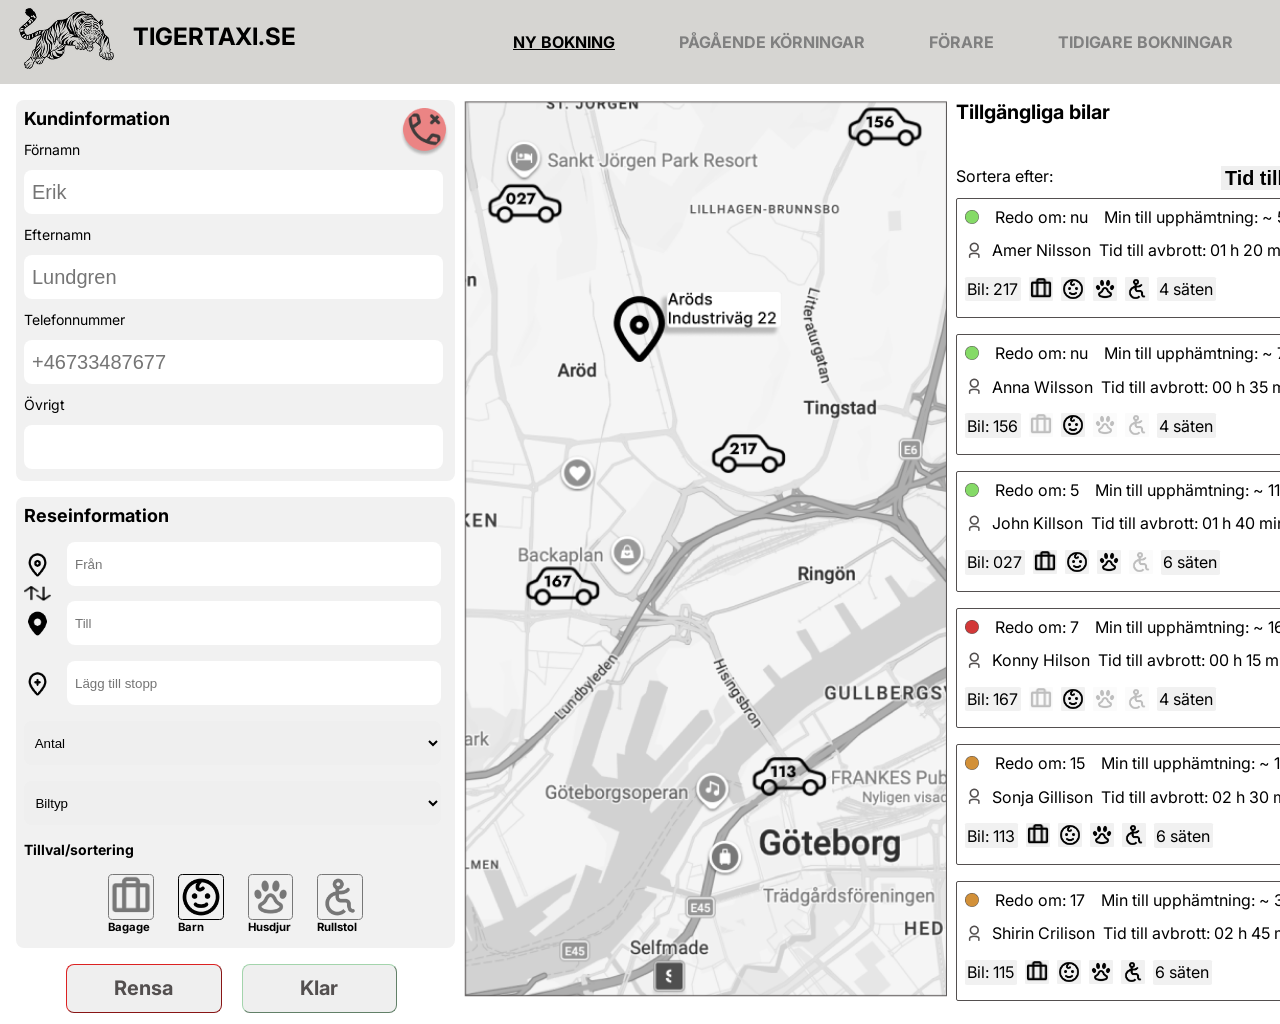
<file: index.html>
<!DOCTYPE html>
<html lang="en">

<head>
    <meta charset="UTF-8">
    <meta name="viewport" content="width=device-width, initial-scale=1.0">
    <link rel="stylesheet" href="style.css">
    <link rel="preconnect" href="https://fonts.googleapis.com">
    <link rel="preconnect" href="https://fonts.gstatic.com" crossorigin>
    <link
        href="https://fonts.googleapis.com/css2?family=Inter:ital,opsz,wght@0,14..32,100..900;1,14..32,100..900&display=swap"
        rel="stylesheet">
    <title>Tiger Taxi</title>
</head>

<body>
    <nav class="header-menu">
        <div class="logo-container">
            <img src="/assets/logo.png" alt="tiger taxi logo">
            <h1>TIGERTAXI.SE</h1>
        </div>
        <div class="buttons">
            <a href="index.html" id="new-booking">NY BOKNING</a>
            <a href="index.html">PÅGÅENDE KÖRNINGAR</a>
            <a href="index.html">FÖRARE</a>
            <a href="index.html">TIDIGARE BOKNINGAR</a>
            <a href="index.html">TRAFIKINFO</a>
        </div>
    </nav>
    <main id="main-content">

        <!-- Left side form -->
        <div id="form-container">
            <div id="customer-information-container">
                <img id="telephone-icon" src="assets/telephone_icon.png" alt="Telephone">
                <h2>Kundinformation</h2>
                <label for="firstName">Förnamn</label>
                <input type="text" id="firstName" name="förnamn" placeholder="Erik">
                <label for="surname">Efternamn</label>
                <input type="text" id="surname" name="efternamn" placeholder="Lundgren">

                <label for="phoneNumber">Telefonnummer</label>
                <input type="text" id="phoneNumber" name="telefonnummer" placeholder="+46733487677">
                <label for="ovrigt">Övrigt</label>
                <input type="text" id="ovrigt">
            </div>

            <div id="travel-information-container">
                <h2>Reseinformation</h2>

                <div id="from-to-container">

                    <div id="from-container">
                        <img id="start-icon" class="from-to-icon" src="assets/start_pin_icon.png" alt="Start pin icon">
                        <label for="from"></label>
                        <input type="text" id="from" name="from" placeholder="Från">
                    </div>

                    <div id="arrow-container">
                        <img id="arrows-icon" class="from-to-icon" src="assets/two_arrows_icon.png" alt="Arrows icon">
                        <p></p>
                    </div>

                    <div id="to-container">
                        <img id="end-icon" class="from-to-icon" src="assets/end_pin_icon.png" alt="End pin icon">
                        <label for="to"></label>
                        <input type="text" id="to" name="to" placeholder="Till">
                    </div>

                    <div id="stop-container">
                        <img id="stop-icon" class="from-to-icon" src="assets/stop_pin_icon.png" alt="Stop pin icon">
                        <label for="stop"></label>
                        <input type="text" id="stop" name="stop" placeholder="Lägg till stopp">
                    </div>
                </div>

                <div id="select-container">
                    <select name="num-of-customers" id="num-of-customers">
                        <option value="" disabled selected>&nbsp;&nbsp;Antal</option>
                        <option value="1">&nbsp;&nbsp;1-4</option>
                        <option value="2">&nbsp;&nbsp;5-8</option>
                    </select>

                    <select name="car-type" id="car-type">
                        <option value="biltyp">&nbsp;&nbsp;Biltyp</option>
                        <option value="minibuss">&nbsp;&nbsp;Minibuss</option>
                        <option value="elbil">&nbsp;&nbsp;Elbil</option>
                        <option value="limousine">&nbsp;&nbsp;Limousine</option>
                    </select>
                </div>

                <h3>Tillval/sortering</h3>
                <div id="icon-button-container">

                    <div class="filter-container">
                        <img class="icon-button" src="assets/suitcase_bold_icon.png" alt="Suitcase icon button">
                        <p>Bagage</p>
                    </div>
                    <div class="filter-container"><img class="icon-button" id="baby_icon" src="assets/baby_icon.png"
                            alt="Baby icon button">
                        <p>Barn</p>
                    </div>
                    <div class="filter-container">
                        <img class="icon-button" src="assets/paw_icon.png" alt="Paw icon button">
                        <p>Husdjur</p>
                    </div>
                    <div class="filter-container">
                        <img class="icon-button" src="assets/wheelchair_icon.png" alt="Wheel chair icon button">
                        <p>Rullstol</p>
                    </div>
                </div>
            </div>

            <div id="form-container-buttons">
                <button id="clear-button">Rensa</button>
                <button id="done-button">Klar</button>
            </div>
        </div>

        <!-- Image of the map -->
        <div id="map-container">
            <img src="assets/map_img.png" alt="Google map screen shot">
        </div>


        <!-- Available cars section -->
        <div id="available-cars-container">

            <div id="available-cars-header-container">

                <div id="choice-and-availability">
                    <div>
                        <h2>Tillgängliga bilar</h2>
                    </div>
                    <div>
                        <img id="available-cars-paw-icon" src="assets/paw_icon.png" alt="Baby icon">
                        <img id="available-cars-wheelchair-icon" src="assets/wheelchair_icon.png" alt="Baby icon">
                        <img id="available-cars-baby-icon" src="assets/baby_icon.png" alt="Baby icon">
                        <img id="available-cars-suitcase-icon" src="assets/suitcase_bold_icon.png" alt="Baby icon">
                    </div>
                </div>

                <div id="sort-and-dropdown">
                    <div>
                        <p>Sortera efter:</p>
                    </div>

                    <div>
                        <!-- sortering dropdown menu -->
                        <select>
                            <option>Tid till upphämtning</option>
                            <option>Pris</option>
                            <option>Tid till avbrott</option>
                        </select>
                    </div>
                </div>
            </div>


            <div id="available-cars-body-container">

                <!-- First car -->
                <div class="available-car" id="available-car-one">
                    <div>
                        <div class="top-row">
                            <img src="assets/green_dot.png" class="green_dot" alt="A green dot">
                            <p class="ready">Redo om: nu</p>
                            <p class="pickup">Min till upphämtning: ~ 5</p>
                        </div>

                        <div class="second-row">
                            <div class="second-row-text">
                                <img src="assets/person_icon.png" alt="A drawing of a person">
                                <p class="driver">Amer Nilsson</p>
                                <p class="break">Tid till avbrott: 01 h 20 min</p>
                            </div>
                            <button class="choose-button">Välj</button>
                        </div>
                    </div>
                    <div class="third-row">
                        <div class="third-row-icons">
                            <p class="car">Bil: 217</p>
                            <img id="first-car-suitcase" src="assets/suitcase_bold_icon.png" class="icon"
                                alt="Suitcase icon">
                            <img id="first-car-baby" src="assets/baby_icon.png" class="icon" alt="Baby icon">
                            <img id="first-car-paw" src="assets/paw_icon.png" class="icon" alt="Paw icon">
                            <img id="first-car-wheelchair" src="assets/wheelchair_icon.png" class="icon"
                                alt="Wheel chair icon">
                            <p class="seat">4 säten</p>
                        </div>

                        <button class="call">Anropa</button>
                    </div>
                </div>

                <!-- Second car -->
                <div class="available-car" id="available-car-two">
                    <div>
                        <div class="top-row">
                            <img src="assets/green_dot.png" class="green_dot" alt="A green dot">
                            <p class="ready">Redo om: nu</p>
                            <p class="pickup">Min till upphämtning: ~ 7</p>
                        </div>

                        <div class="second-row">
                            <div class="second-row-text">
                                <img src="assets/person_icon.png" alt="A drawing of a person">
                                <p class="driver">Anna Wilsson</p>
                                <p class="break">Tid till avbrott: 00 h 35 min</p>
                            </div>
                            <button class="choose-button">Välj</button>
                        </div>

                        <div class="third-row">
                            <div class="third-row-icons">
                                <p class="car">Bil: 156</p>
                                <img id="second-car-suitcase" src="assets/suitcase_bold_icon.png" class="icon"
                                    alt="Suitcase icon">
                                <img id="second-car-baby" src="assets/baby_icon.png" class="icon" alt="Baby icon">
                                <img id="second-car-paw" src="assets/paw_icon.png" class="icon" alt="Paw icon">
                                <img id="second-car-wheelchair" src="assets/wheelchair_icon.png" class="icon"
                                    alt="Wheel chair icon">



                                <p class="seat">4 säten</p>
                            </div>
                            <button class="call">Anropa</button>
                        </div>
                    </div>
                </div>

                <!-- Third car -->
                <div class="available-car" id="available-car-three">
                    <div>
                        <div class="top-row">
                            <img src="assets/green_dot.png" class="green_dot" alt="A green dot">
                            <p class="ready">Redo om: 5</p>
                            <p class="pickup">Min till upphämtning: ~ 11</p>
                        </div>

                        <div class="second-row">
                            <div class="second-row-text">
                                <img src="assets/person_icon.png" alt="A drawing of a person">
                                <p class="driver">John Killson</p>
                                <p class="break">Tid till avbrott: 01 h 40 min</p>
                            </div>
                            <button class="choose-button">Välj</button>
                        </div>

                        <div class="third-row">
                            <div class="third-row-icons">
                                <p class="car">Bil: 027</p>
                                <img id="third-car-suitcase" src="assets/suitcase_bold_icon.png" class="icon"
                                    alt="Suitcase icon">
                                <img id="third-car-baby" src="assets/baby_icon.png" class="icon" alt="Baby icon">

                                <img id="third-car-paw" src="assets/paw_icon.png" class="icon" alt="Paw icon">
                                <img id="third-car-wheelchair" src="assets/wheelchair_icon.png" class="icon"
                                    alt="Wheel chair icon">
                                <p class="seat">6 säten</p>
                            </div>
                            <button class="call">Anropa</button>
                        </div>
                    </div>
                </div>

                <!-- Fourth car -->
                <div class="available-car" id="available-car-four">
                    <div>
                        <div class="top-row">
                            <img src="assets/red_dot.png" class="red_dot" alt="A red dot">
                            <p class="ready">Redo om: 7</p>
                            <p class="pickup">Min till upphämtning: ~ 16</p>
                        </div>

                        <div class="second-row">
                            <div class="second-row-text">
                                <img src="assets/person_icon.png" alt="A drawing of a person">
                                <p class="driver">Konny Hilson</p>
                                <p class="break">Tid till avbrott: 00 h 15 min</p>
                            </div>
                            <button class="choose-button">Välj</button>
                        </div>

                        <div class="third-row">
                            <div class="third-row-icons">
                                <p class="car">Bil: 167</p>
                                <img id="fourth-car-suitcase" src="assets/suitcase_bold_icon.png" class="icon"
                                    alt="Suitcase icon">
                                <img id="fourth-car-baby" src="assets/baby_icon.png" class="icon" alt="Baby icon">
                                <img id="fourth-car-paw" src="assets/paw_icon.png" class="icon" alt="Paw icon">
                                <img id="fourth-car-wheelchair" src="assets/wheelchair_icon.png" class="icon"
                                    alt="Wheel chair icon">
                                <p class="seat">4 säten</p>
                            </div>
                            <button class="call">Anropa</button>
                        </div>
                    </div>
                </div>

                <!-- Fifth car -->
                <div class="available-car" id="available-car-five">
                    <div>
                        <div class="top-row">
                            <img src="assets/orange_dot.png" class="orange_dot" alt="An orange dot">
                            <p class="ready" id="ready">Redo om: 15</p>
                            <p class="pickup" id="pickup">Min till upphämtning: ~ 19</p>
                        </div>

                        <div class="second-row">
                            <div class="second-row-text">
                                <img src="assets/person_icon.png" id="person" alt="A drawing of a person">
                                <p class="driver" id="driver">Sonja Gillison</p>
                                <p class="break" id="break">Tid till avbrott: 02 h 30 min</p>
                            </div>
                            <button class="choose-button" id="choose">Välj</button>
                        </div>

                        <div class="third-row">
                            <div class="third-row-icons">
                                <p class="car" id="car">Bil: 113</p>
                                <img id="fifth-car-suitcase" src="assets/suitcase_bold_icon.png" class="icon
                                   " alt="Suitcase icon">
                                <img id="fifth-car-baby" src="assets/baby_icon.png" class="icon" alt="Baby icon">
                                <img id="fifth-car-paw" src="assets/paw_icon.png" class="icon" alt="Paw icon">
                                <img id="fifth-car-wheelchair" src="assets/wheelchair_icon.png" class="icon"
                                    alt="Wheel chair icon">
                                <p class="seat" id="seat">6 säten</p>
                            </div>
                            <button class="call" id="call">Anropa</button>
                        </div>
                    </div>
                </div>

                <!--Sixth car-->
                <div class="available-car" id="available-car-six">
                    <div>
                        <div class="top-row">
                            <img src="assets/orange_dot.png" class="orange_dot" alt="An orange dot">
                            <p class="ready">Redo om: 17</p>
                            <p class="pickup">Min till upphämtning: ~ 32</p>
                        </div>

                        <div class="second-row">
                            <div class="second-row-text">
                                <img src="assets/person_icon.png" alt="A drawing of a person">
                                <p class="driver">Shirin Crilison</p>
                                <p class="break">Tid till avbrott: 02 h 45 min</p>
                            </div>
                            <button class="choose-button">Välj</button>
                        </div>

                                       
                        <div class=" third-row">
                                <div class="third-row-icons">
                                    <p class="car">Bil: 115</p>

                                    <img id="sixth-car-suitcase" src="assets/suitcase_bold_icon.png" class="icon"
                                        alt="Suitcase icon">
                                    <img id="sixth-car-baby" src="assets/baby_icon.png" class="icon" alt="Baby icon">
                                    <img id="sixth-car-paw" src="assets/paw_icon.png" class="icon" alt="Paw icon">
                                    <img id="sixth-car-wheelchair" src="assets/wheelchair_icon.png" class="icon"
                                        alt="Wheel chair icon">
                                    <p class="seat">6 säten</p>
                                </div>
                                <button class="call">Anropa</button>
                        </div>
                    </div>
                </div>
            </div>
        </div>
    </main>

</body>

</html>
</file>
<file: style.css>
* {
    margin: 0;
    padding: 0;
}

body {
    width: 1440px;
    height: 1024px;
}

/* Navigation menu */

.header-menu {
    height: 84px;
    width: 1440px;
    font-family: Inter;
    background-color: #D6D5D2;
    display: flex;
    justify-content: space-between;
    align-items: center;
}

.logo-container {
    display: flex;
    flex-direction: row;
    gap: 1rem;
    padding-left: 1rem;
}

.logo-container h1 {
    margin-top: 1.7rem;
}

.buttons {
    display: flex;
    flex-direction: row;
    justify-content: flex-end;
    gap: 4rem;
    padding-right: 3rem;
    font-size: 16px;
}

.buttons a {
    color: grey;
    text-decoration: none;
    font-weight: bold;
}

.buttons a:hover {
    color: black;
}

#new-booking {
    color: black;
    text-decoration: underline;
}

/* Main content */
#main-content {
    width: 1440px;
    display: flex;
    flex-direction: row;
    flex-grow: 1;
    font-family: Inter;
}

#main-content h2 {
    font-size: 18px;
}

/* Kundinformation div */

#telephone-icon {
    width: 49px;
    height: 49px;
    position: absolute;
    left: 400px;
}

#customer-information-container {
    height: 365px;
    width: 423px;
    margin: 1rem 0.5rem 1rem 1rem;
    display: flex;
    flex-direction: column;
    background-color: #F1F1F1;
    border-radius: 8px;
    gap: 0.75rem;
    font-size: 14px;
    padding: 0.5rem;
}

#customer-information-container text {
    font-size: 14px;
}

#customer-information-container input {
    border: none;
    height: 44px;
    width: 403px;
    border-radius: 8px;
    font-size: 20px;
    padding-right: 1rem;
}

input::placeholder {
    padding-left: 0.5rem;
}

/* Reseinformation div */
#travel-information-container {
    height: 442.73px;
    width: 423px;
    margin: 1rem 0.5rem 1rem 1rem;
    padding: 0.5rem;
    padding-bottom: 0rem;
    display: flex;
    flex-direction: column;
    background-color: #F1F1F1;
    border-radius: 8px;
}

#travel-information-container h2 {
    padding-bottom: 1rem;
}

#travel-information-container input {
    border: none;
    width: 366px;
    height: 44px;
    border-radius: 8px;
    padding-right: 0.5rem;
}

#select-container select {
    border: none;
    width: 417px;
    height: 44px;
    border-radius: 8px;
}

#num-of-customers {
    margin-bottom: 1rem;
}

#start-icon,
#end-icon,
#stop-icon {
    width: 27px;
    height: 27px;
}

#arrows-icon {
    width: 27px;
    height: 15px;
}

/* From-to container - Travel info container */
#from-to-container {
    display: flex;
    flex-direction: column;
}

#from-container,
#arrow-container,
#to-container,
#stop-container {
    display: flex;
    flex-direction: row;
    align-items: center;
    gap: 0.5rem;
}

#to-container,
#stop-container {
    padding-bottom: 1rem;

}

/* Tillval/sortering container - Travel info container */
#travel-information-container h3 {
    padding-top: 1rem;
    padding-bottom: 1rem;
    font-size: 14px;
}

/* Icons & texts -container */
#icon-button-container {
    display: flex;
    justify-content: center;
    gap: 1.5rem;
}

/* Tillval/sortering: icon + text */
.filter-container {
    display: flex;
    flex-direction: column;
}

.filter-container p {
    margin: 0;
    padding: 0;
    font-size: 11.32px;
    font-weight: bold;
}

.icon-button {
    width: 43.73px;
    height: 43.73px;
    margin: 0;
    padding: 0;
    border: 1px solid black;
    border-radius: 10%;
    opacity: 50%;
}

#baby_icon {
    opacity: 100%;
}

.icon-button:hover {
    opacity: 100%;
}

/* Clear/Done buttons container. */
#form-container-buttons button {
    width: 155.93px;
    height: 49.5px;
    border-radius: 8px;
    font-size: 20px;
    font-weight: bold;
    font-family: Inter;
    color: #534F4F;
}

#form-container-buttons button:hover {
    box-shadow: 2px 5px 5px#a7a5a5;
}

#form-container-buttons {
    display: flex;
    justify-content: center;
    gap: 20px;
    margin-top: 5px;
}

#clear-button {
    border-color: #DC2222;
    border-width: 0.82px;
}

#done-button {
    border-color: #A3D4AC;
    border-width: 0.82px;
}

/* Map */

#map-container {
    display: flex;
    align-items: center;
}

#map-container img {
    width: 485px;
    height: 898px;
}

/* Available cars */

#available-cars-container {
    width: 474px;
    height: 898px;
    padding: 1rem 0 0 0.5rem;

}

.green_dot,
.orange_dot,
.red_dot {
    width: 13.91px;
    height: 13.91px;
}

.icon {
    width: 24px;
    height: 24px;
    background-color: #F1F1F1;
    border-radius: 5%;
}

#choice-and-availability {
    display: flex;
    flex-direction: row;
    justify-content: space-between;
}

#sort-and-dropdown {
    display: flex;
    flex-direction: row;
    justify-content: space-between;
}

#available-cars-header-container {
    display: flex;
    flex-direction: column;
    gap: 1rem;
    margin-bottom: 0.5rem;
}

#available-cars-header-container h2 {
    font-size: 19.8px;
}

#available-cars-header-container img {
    width: 43.73px;
    height: 43.73px;
    border: 1px solid black;
    border-radius: 10%;
}

#available-cars-header-container select {
    border: none;
    font-size: 19.8px;
    font-weight: bold;
}

#available-cars-paw-icon,
#available-cars-wheelchair-icon,
#available-cars-suitcase-icon {
    opacity: 0%;
}

.available-car {
    width: 474px;
    border-width: thin;
    border-color: #534F4F;
    border-style: solid;
    border-radius: 2px;
    margin-bottom: 1rem;
    padding-bottom: 0.3rem;
}

.top-row {
    display: flex;
    align-items: center;
    gap: 1rem;
    margin: 0.5rem;
    justify-content: left;
}

.second-row {
    display: flex;
    align-items: center;
    gap: 10px;
    margin: 0.5rem;
    justify-content: space-between;
}

.second-row-text {
    display: flex;
    flex-direction: row;
    align-items: center;
    gap: 0.5rem;
    justify-content: left;
}

.third-row-icons {
    display: flex;
    flex-direction: row;
    gap: 0.5rem;
}


.third-row {
    display: flex;
    gap: 10px;
    margin: 0.5rem;
    justify-content: space-between;
    align-items: center;
}

.car,
.seat {
    background-color: #F1F1F1;
    margin: auto;
    padding: 0.15rem;
    border-radius: 5%;
}

.choose-button {
    width: 94.28px;
    height: 30.91px;
    border-radius: 8px;
    border: none;
    background-color: #736E6E;
    font-size: 15.46px;
    color: white;
}

.call {
    width: 94.28px;
    height: 30.91px;
    border-radius: 8px;
    border: none;
    background-color: #888888;
    font-size: 15.46px;
    color: white;
}

#second-car-suitcase,
#second-car-paw,
#second-car-wheelchair {
    opacity: 25%;
}

#third-car-wheelchair {
    opacity: 25%;
}

#fourth-car-suitcase,
#fourth-car-paw,
#fourth-car-wheelchair {
    opacity: 25%;
}
</file>
